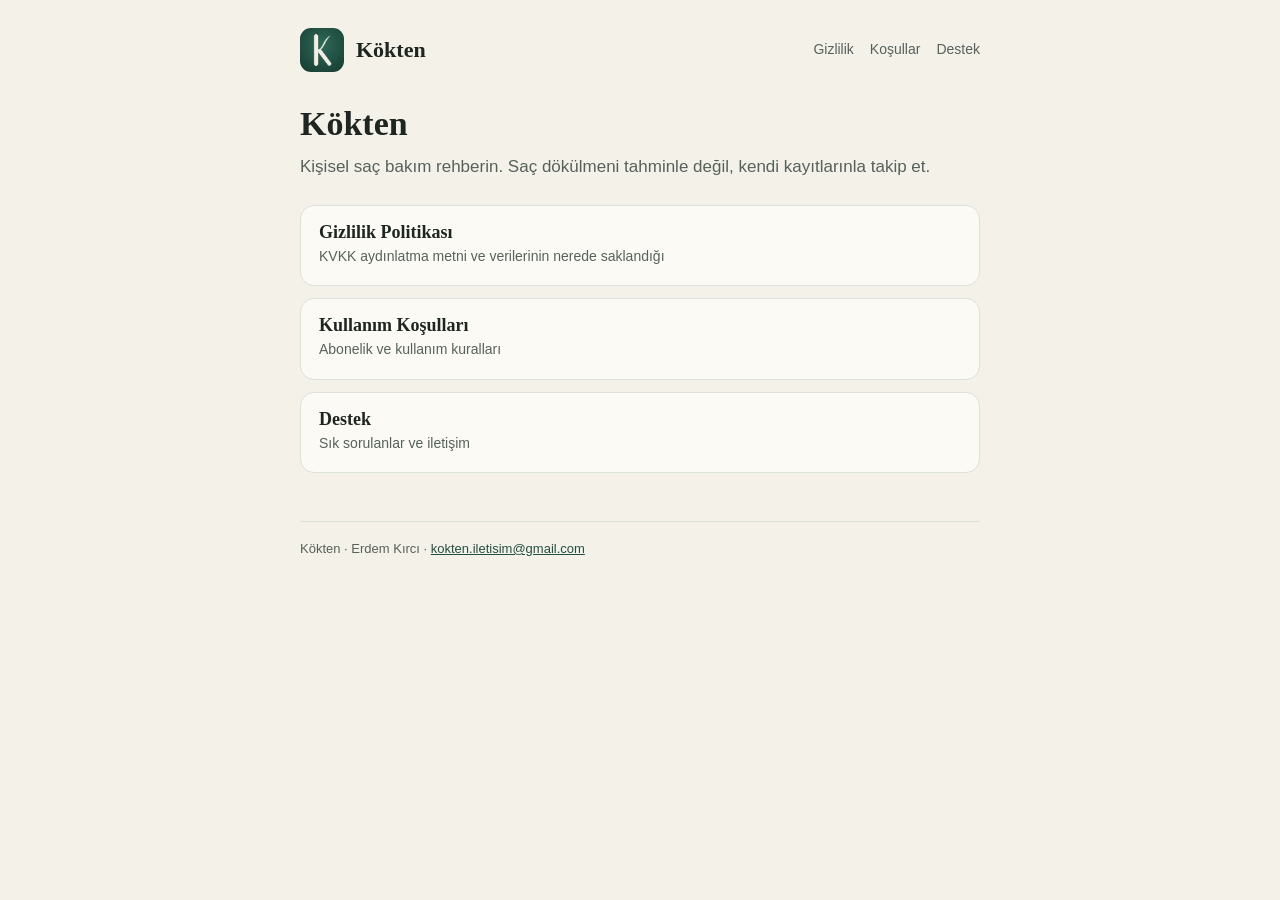
<file: index.html>
<!doctype html><html lang="tr"><head><meta charset="utf-8"><meta name="viewport" content="width=device-width,initial-scale=1">
<title>Kökten: Saç Dökülmesi · Kişisel saç bakım rehberin</title><link rel="icon" href="icon.png"><link rel="apple-touch-icon" href="icon.png"><link rel="stylesheet" href="style.css"></head>
<body><div class="wrap"><header><img src="icon.png" alt=""><a href="./">Kökten</a><nav><a href="gizlilik.html">Gizlilik</a><a href="kosullar.html">Koşullar</a><a href="destek.html">Destek</a></nav></header>
<h1>Kökten</h1><p class="lead">Kişisel saç bakım rehberin. Saç dökülmeni tahminle değil, kendi kayıtlarınla takip et.</p>
<div class="links"><a href="gizlilik.html"><b>Gizlilik Politikası</b><span>KVKK aydınlatma metni ve verilerinin nerede saklandığı</span></a><a href="kosullar.html"><b>Kullanım Koşulları</b><span>Abonelik ve kullanım kuralları</span></a><a href="destek.html"><b>Destek</b><span>Sık sorulanlar ve iletişim</span></a></div>
<footer>Kökten · Erdem Kırcı · <a href="mailto:kokten.iletisim@gmail.com">kokten.iletisim@gmail.com</a></footer></div></body></html>
</file>
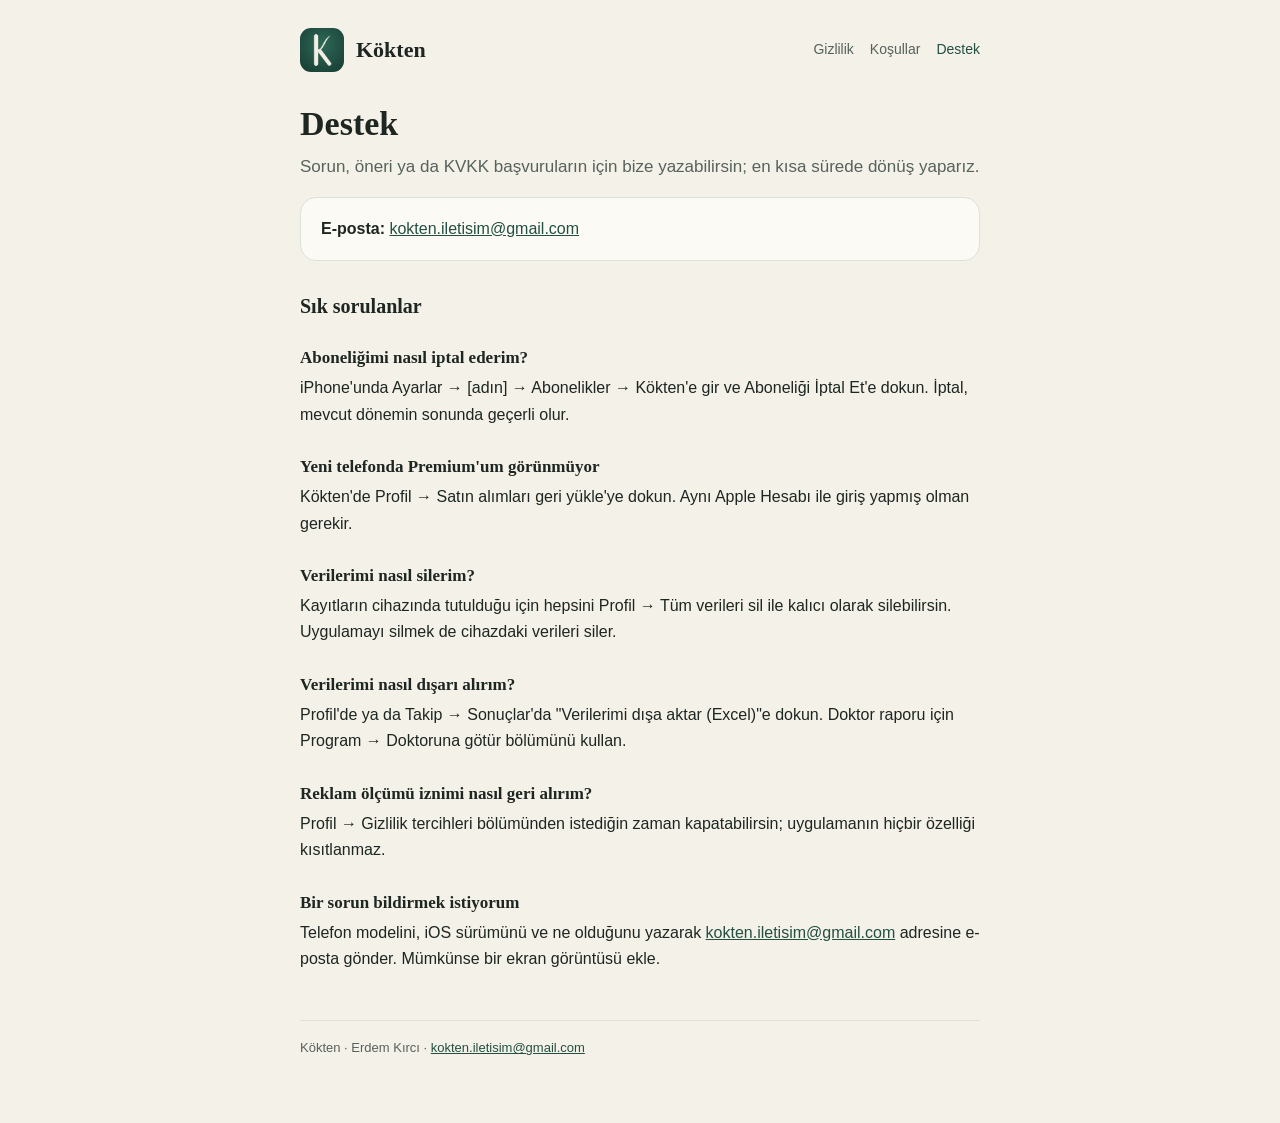
<file: destek.html>
<!doctype html><html lang="tr"><head><meta charset="utf-8"><meta name="viewport" content="width=device-width,initial-scale=1">
<title>Destek · Kökten</title><link rel="icon" href="icon.png"><link rel="apple-touch-icon" href="icon.png"><link rel="stylesheet" href="style.css"></head>
<body><div class="wrap"><header><img src="icon.png" alt=""><a href="./">Kökten</a><nav><a href="gizlilik.html">Gizlilik</a><a href="kosullar.html">Koşullar</a><a href="destek.html" class=on>Destek</a></nav></header>
<h1>Destek</h1><p class="lead">Sorun, öneri ya da KVKK başvuruların için bize yazabilirsin; en kısa sürede dönüş yaparız.</p><div class="card"><p><b>E-posta:</b> <a href="mailto:kokten.iletisim@gmail.com">kokten.iletisim@gmail.com</a></p></div><h2 style="margin-top:32px">Sık sorulanlar</h2><h2 style="font-size:17px">Aboneliğimi nasıl iptal ederim?</h2><p>iPhone'unda Ayarlar → [adın] → Abonelikler → Kökten'e gir ve Aboneliği İptal Et'e dokun. İptal, mevcut dönemin sonunda geçerli olur.</p><h2 style="font-size:17px">Yeni telefonda Premium'um görünmüyor</h2><p>Kökten'de Profil → Satın alımları geri yükle'ye dokun. Aynı Apple Hesabı ile giriş yapmış olman gerekir.</p><h2 style="font-size:17px">Verilerimi nasıl silerim?</h2><p>Kayıtların cihazında tutulduğu için hepsini Profil → Tüm verileri sil ile kalıcı olarak silebilirsin. Uygulamayı silmek de cihazdaki verileri siler.</p><h2 style="font-size:17px">Verilerimi nasıl dışarı alırım?</h2><p>Profil'de ya da Takip → Sonuçlar'da "Verilerimi dışa aktar (Excel)"e dokun. Doktor raporu için Program → Doktoruna götür bölümünü kullan.</p><h2 style="font-size:17px">Reklam ölçümü iznimi nasıl geri alırım?</h2><p>Profil → Gizlilik tercihleri bölümünden istediğin zaman kapatabilirsin; uygulamanın hiçbir özelliği kısıtlanmaz.</p><h2 style="font-size:17px">Bir sorun bildirmek istiyorum</h2><p>Telefon modelini, iOS sürümünü ve ne olduğunu yazarak <a href="mailto:kokten.iletisim@gmail.com?subject=K%C3%B6kten%20destek">kokten.iletisim@gmail.com</a> adresine e-posta gönder. Mümkünse bir ekran görüntüsü ekle.</p>
<footer>Kökten · Erdem Kırcı · <a href="mailto:kokten.iletisim@gmail.com">kokten.iletisim@gmail.com</a></footer></div></body></html>
</file>
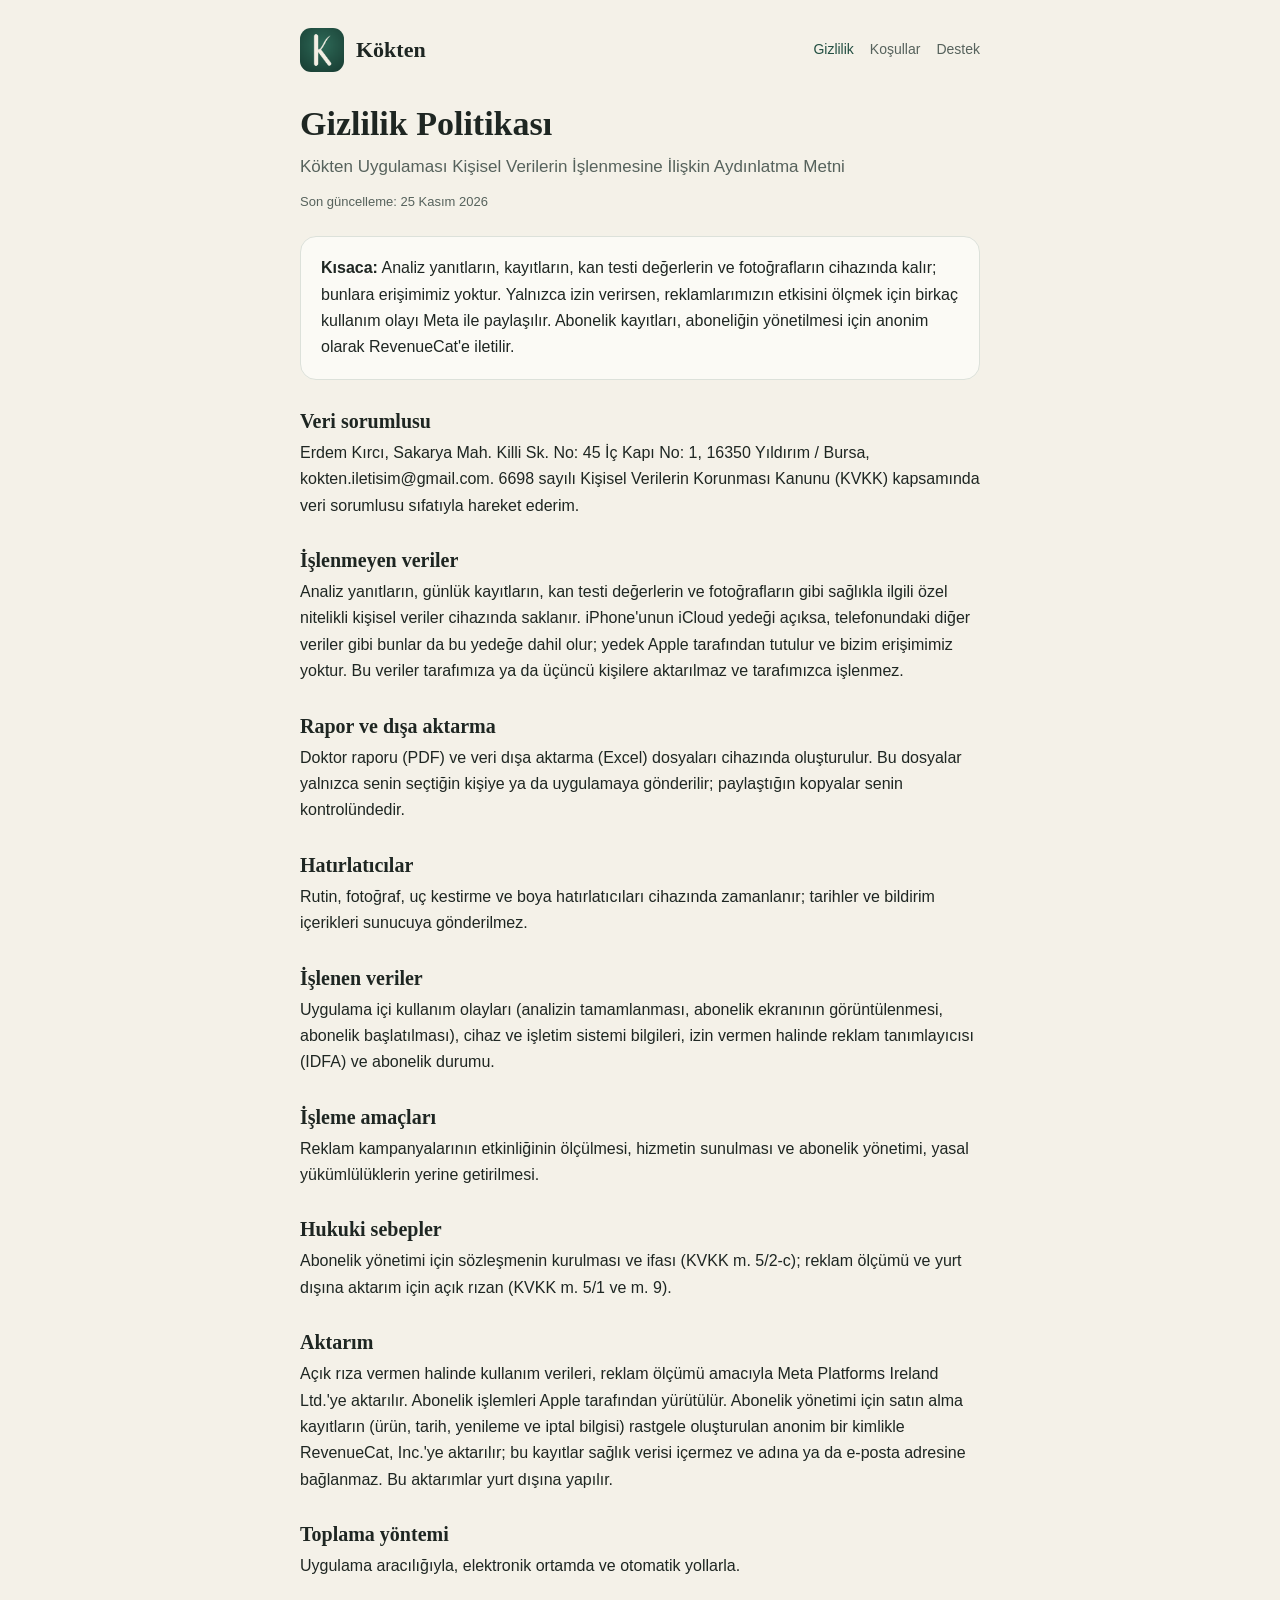
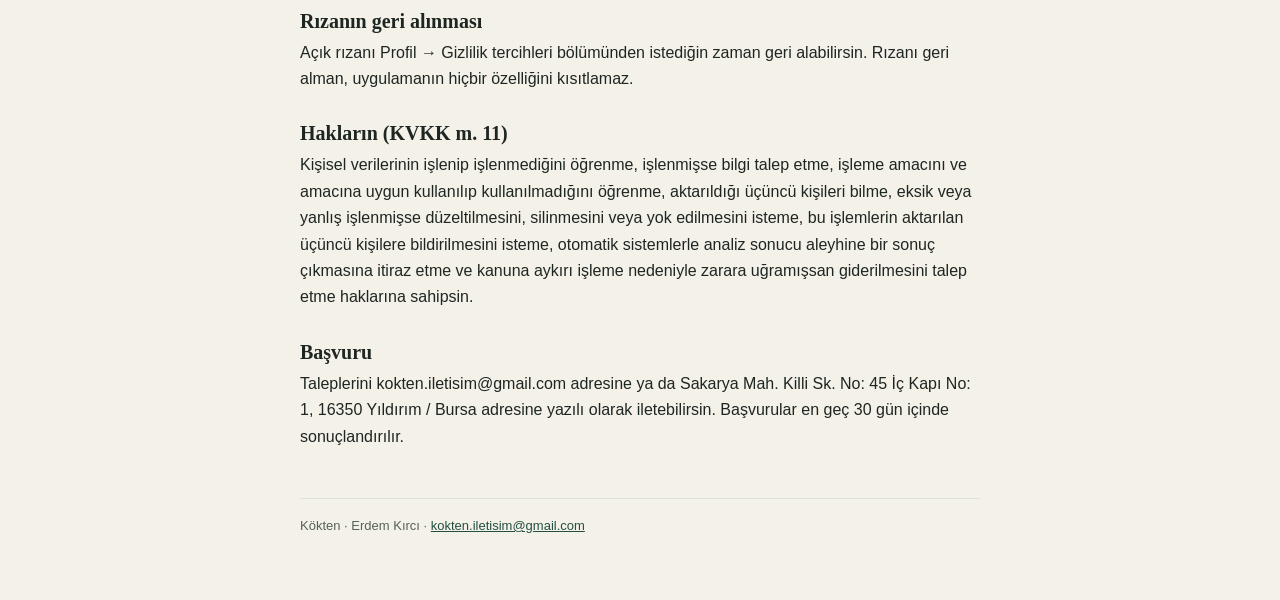
<file: gizlilik.html>
<!doctype html><html lang="tr"><head><meta charset="utf-8"><meta name="viewport" content="width=device-width,initial-scale=1">
<title>Gizlilik Politikası ve KVKK Aydınlatma Metni · Kökten</title><link rel="icon" href="icon.png"><link rel="apple-touch-icon" href="icon.png"><link rel="stylesheet" href="style.css"></head>
<body><div class="wrap"><header><img src="icon.png" alt=""><a href="./">Kökten</a><nav><a href="gizlilik.html" class=on>Gizlilik</a><a href="kosullar.html">Koşullar</a><a href="destek.html">Destek</a></nav></header>
<h1>Gizlilik Politikası</h1><p class="lead">Kökten Uygulaması Kişisel Verilerin İşlenmesine İlişkin Aydınlatma Metni</p><p class="meta">Son güncelleme: 25 Kasım 2026</p>
<div class="card"><p><b>Kısaca:</b> Analiz yanıtların, kayıtların, kan testi değerlerin ve fotoğrafların cihazında kalır; bunlara erişimimiz yoktur. Yalnızca izin verirsen, reklamlarımızın etkisini ölçmek için birkaç kullanım olayı Meta ile paylaşılır. Abonelik kayıtları, aboneliğin yönetilmesi için anonim olarak RevenueCat'e iletilir.</p></div>
<h2>Veri sorumlusu</h2><p>Erdem Kırcı, Sakarya Mah. Killi Sk. No: 45 İç Kapı No: 1, 16350 Yıldırım / Bursa, kokten.iletisim@gmail.com. 6698 sayılı Kişisel Verilerin Korunması Kanunu (KVKK) kapsamında veri sorumlusu sıfatıyla hareket ederim.</p><h2>İşlenmeyen veriler</h2><p>Analiz yanıtların, günlük kayıtların, kan testi değerlerin ve fotoğrafların gibi sağlıkla ilgili özel nitelikli kişisel veriler cihazında saklanır. iPhone'unun iCloud yedeği açıksa, telefonundaki diğer veriler gibi bunlar da bu yedeğe dahil olur; yedek Apple tarafından tutulur ve bizim erişimimiz yoktur. Bu veriler tarafımıza ya da üçüncü kişilere aktarılmaz ve tarafımızca işlenmez.</p><h2>Rapor ve dışa aktarma</h2><p>Doktor raporu (PDF) ve veri dışa aktarma (Excel) dosyaları cihazında oluşturulur. Bu dosyalar yalnızca senin seçtiğin kişiye ya da uygulamaya gönderilir; paylaştığın kopyalar senin kontrolündedir.</p><h2>Hatırlatıcılar</h2><p>Rutin, fotoğraf, uç kestirme ve boya hatırlatıcıları cihazında zamanlanır; tarihler ve bildirim içerikleri sunucuya gönderilmez.</p><h2>İşlenen veriler</h2><p>Uygulama içi kullanım olayları (analizin tamamlanması, abonelik ekranının görüntülenmesi, abonelik başlatılması), cihaz ve işletim sistemi bilgileri, izin vermen halinde reklam tanımlayıcısı (IDFA) ve abonelik durumu.</p><h2>İşleme amaçları</h2><p>Reklam kampanyalarının etkinliğinin ölçülmesi, hizmetin sunulması ve abonelik yönetimi, yasal yükümlülüklerin yerine getirilmesi.</p><h2>Hukuki sebepler</h2><p>Abonelik yönetimi için sözleşmenin kurulması ve ifası (KVKK m. 5/2-c); reklam ölçümü ve yurt dışına aktarım için açık rızan (KVKK m. 5/1 ve m. 9).</p><h2>Aktarım</h2><p>Açık rıza vermen halinde kullanım verileri, reklam ölçümü amacıyla Meta Platforms Ireland Ltd.&#x27;ye aktarılır. Abonelik işlemleri Apple tarafından yürütülür. Abonelik yönetimi için satın alma kayıtların (ürün, tarih, yenileme ve iptal bilgisi) rastgele oluşturulan anonim bir kimlikle RevenueCat, Inc.'ye aktarılır; bu kayıtlar sağlık verisi içermez ve adına ya da e-posta adresine bağlanmaz. Bu aktarımlar yurt dışına yapılır.</p><h2>Toplama yöntemi</h2><p>Uygulama aracılığıyla, elektronik ortamda ve otomatik yollarla.</p><h2>Rızanın geri alınması</h2><p>Açık rızanı Profil → Gizlilik tercihleri bölümünden istediğin zaman geri alabilirsin. Rızanı geri alman, uygulamanın hiçbir özelliğini kısıtlamaz.</p><h2>Hakların (KVKK m. 11)</h2><p>Kişisel verilerinin işlenip işlenmediğini öğrenme, işlenmişse bilgi talep etme, işleme amacını ve amacına uygun kullanılıp kullanılmadığını öğrenme, aktarıldığı üçüncü kişileri bilme, eksik veya yanlış işlenmişse düzeltilmesini, silinmesini veya yok edilmesini isteme, bu işlemlerin aktarılan üçüncü kişilere bildirilmesini isteme, otomatik sistemlerle analiz sonucu aleyhine bir sonuç çıkmasına itiraz etme ve kanuna aykırı işleme nedeniyle zarara uğramışsan giderilmesini talep etme haklarına sahipsin.</p><h2>Başvuru</h2><p>Taleplerini kokten.iletisim@gmail.com adresine ya da Sakarya Mah. Killi Sk. No: 45 İç Kapı No: 1, 16350 Yıldırım / Bursa adresine yazılı olarak iletebilirsin. Başvurular en geç 30 gün içinde sonuçlandırılır.</p>
<footer>Kökten · Erdem Kırcı · <a href="mailto:kokten.iletisim@gmail.com">kokten.iletisim@gmail.com</a></footer></div></body></html>
</file>
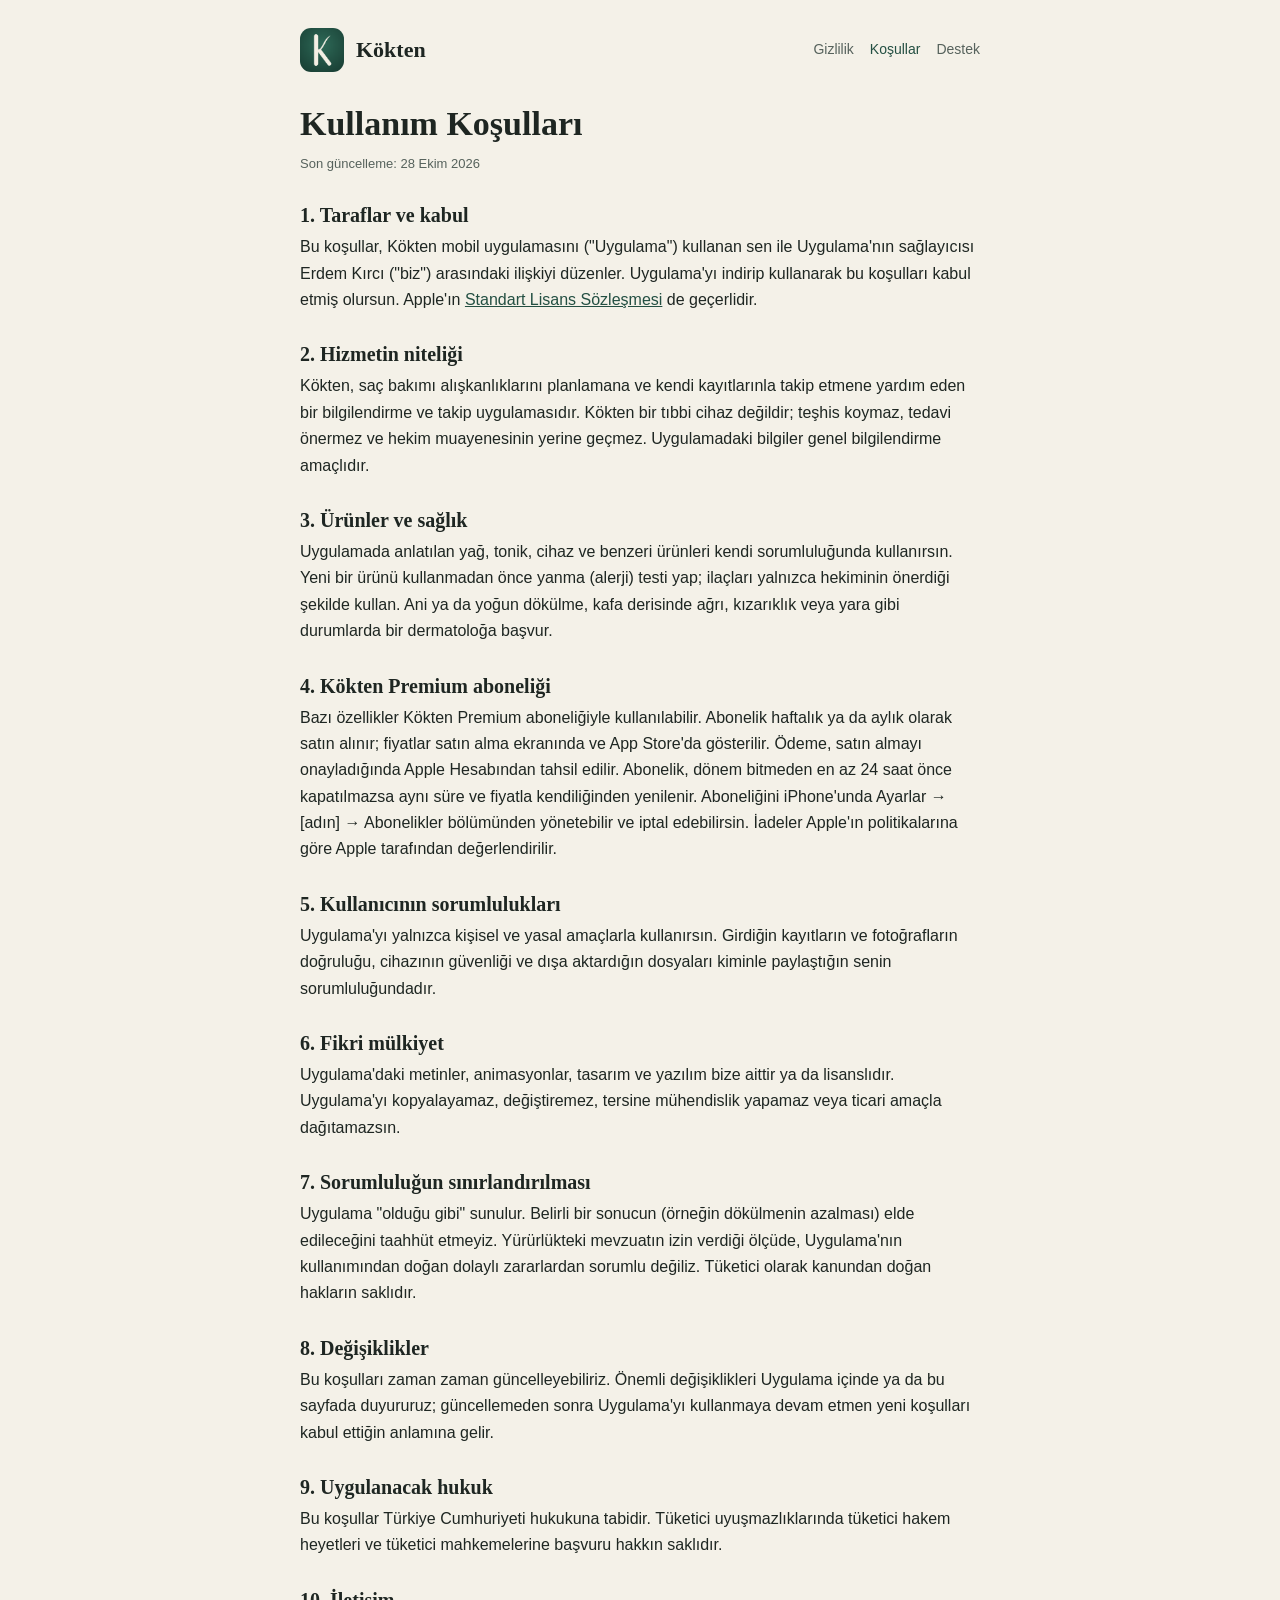
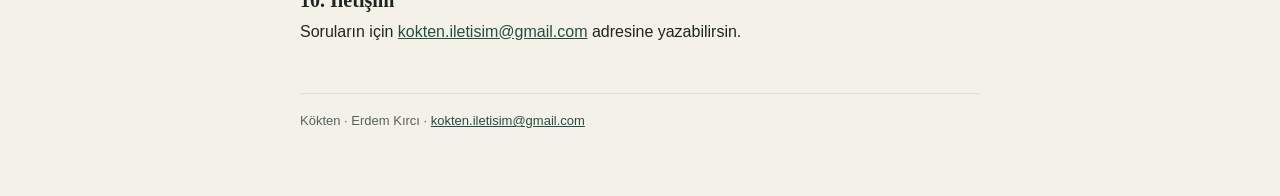
<file: kosullar.html>
<!doctype html><html lang="tr"><head><meta charset="utf-8"><meta name="viewport" content="width=device-width,initial-scale=1">
<title>Kullanım Koşulları · Kökten</title><link rel="icon" href="icon.png"><link rel="apple-touch-icon" href="icon.png"><link rel="stylesheet" href="style.css"></head>
<body><div class="wrap"><header><img src="icon.png" alt=""><a href="./">Kökten</a><nav><a href="gizlilik.html">Gizlilik</a><a href="kosullar.html" class=on>Koşullar</a><a href="destek.html">Destek</a></nav></header>
<h1>Kullanım Koşulları</h1><p class="meta">Son güncelleme: 28 Ekim 2026</p><h2>1. Taraflar ve kabul</h2><p>Bu koşullar, Kökten mobil uygulamasını ("Uygulama") kullanan sen ile Uygulama'nın sağlayıcısı Erdem Kırcı ("biz") arasındaki ilişkiyi düzenler. Uygulama'yı indirip kullanarak bu koşulları kabul etmiş olursun. Apple'ın <a href="https://www.apple.com/legal/internet-services/itunes/dev/stdeula/">Standart Lisans Sözleşmesi</a> de geçerlidir.</p><h2>2. Hizmetin niteliği</h2><p>Kökten, saç bakımı alışkanlıklarını planlamana ve kendi kayıtlarınla takip etmene yardım eden bir bilgilendirme ve takip uygulamasıdır. Kökten bir tıbbi cihaz değildir; teşhis koymaz, tedavi önermez ve hekim muayenesinin yerine geçmez. Uygulamadaki bilgiler genel bilgilendirme amaçlıdır.</p><h2>3. Ürünler ve sağlık</h2><p>Uygulamada anlatılan yağ, tonik, cihaz ve benzeri ürünleri kendi sorumluluğunda kullanırsın. Yeni bir ürünü kullanmadan önce yanma (alerji) testi yap; ilaçları yalnızca hekiminin önerdiği şekilde kullan. Ani ya da yoğun dökülme, kafa derisinde ağrı, kızarıklık veya yara gibi durumlarda bir dermatoloğa başvur.</p><h2>4. Kökten Premium aboneliği</h2><p>Bazı özellikler Kökten Premium aboneliğiyle kullanılabilir. Abonelik haftalık ya da aylık olarak satın alınır; fiyatlar satın alma ekranında ve App Store'da gösterilir. Ödeme, satın almayı onayladığında Apple Hesabından tahsil edilir. Abonelik, dönem bitmeden en az 24 saat önce kapatılmazsa aynı süre ve fiyatla kendiliğinden yenilenir. Aboneliğini iPhone'unda Ayarlar → [adın] → Abonelikler bölümünden yönetebilir ve iptal edebilirsin. İadeler Apple'ın politikalarına göre Apple tarafından değerlendirilir.</p><h2>5. Kullanıcının sorumlulukları</h2><p>Uygulama'yı yalnızca kişisel ve yasal amaçlarla kullanırsın. Girdiğin kayıtların ve fotoğrafların doğruluğu, cihazının güvenliği ve dışa aktardığın dosyaları kiminle paylaştığın senin sorumluluğundadır.</p><h2>6. Fikri mülkiyet</h2><p>Uygulama'daki metinler, animasyonlar, tasarım ve yazılım bize aittir ya da lisanslıdır. Uygulama'yı kopyalayamaz, değiştiremez, tersine mühendislik yapamaz veya ticari amaçla dağıtamazsın.</p><h2>7. Sorumluluğun sınırlandırılması</h2><p>Uygulama "olduğu gibi" sunulur. Belirli bir sonucun (örneğin dökülmenin azalması) elde edileceğini taahhüt etmeyiz. Yürürlükteki mevzuatın izin verdiği ölçüde, Uygulama'nın kullanımından doğan dolaylı zararlardan sorumlu değiliz. Tüketici olarak kanundan doğan hakların saklıdır.</p><h2>8. Değişiklikler</h2><p>Bu koşulları zaman zaman güncelleyebiliriz. Önemli değişiklikleri Uygulama içinde ya da bu sayfada duyururuz; güncellemeden sonra Uygulama'yı kullanmaya devam etmen yeni koşulları kabul ettiğin anlamına gelir.</p><h2>9. Uygulanacak hukuk</h2><p>Bu koşullar Türkiye Cumhuriyeti hukukuna tabidir. Tüketici uyuşmazlıklarında tüketici hakem heyetleri ve tüketici mahkemelerine başvuru hakkın saklıdır.</p><h2>10. İletişim</h2><p>Soruların için <a href="mailto:kokten.iletisim@gmail.com">kokten.iletisim@gmail.com</a> adresine yazabilirsin.</p>
<footer>Kökten · Erdem Kırcı · <a href="mailto:kokten.iletisim@gmail.com">kokten.iletisim@gmail.com</a></footer></div></body></html>
</file>
<file: style.css>
*{box-sizing:border-box;margin:0;padding:0}
:root{--bg:#F4F1E8;--surface:#FBFAF5;--ink:#1E2622;--ink2:#56625C;--line:#DCE1DA;--accent:#234F42;--soft:#DCE8DF}
@media (prefers-color-scheme:dark){:root{--bg:#121715;--surface:#1A201E;--ink:#ECEEE9;--ink2:#A7B0AB;--line:#2A3430;--accent:#7BD4B2;--soft:#1F2E28}}
body{background:var(--bg);color:var(--ink);font:16px/1.65 -apple-system,BlinkMacSystemFont,"Segoe UI",Roboto,sans-serif;-webkit-font-smoothing:antialiased}
.wrap{max-width:720px;margin:0 auto;padding:28px 20px 64px}
header{display:flex;align-items:center;gap:12px;margin-bottom:32px}
header img{width:44px;height:44px;border-radius:11px}
header>a{color:var(--ink);text-decoration:none;font:700 22px/1 Charter,Georgia,"Times New Roman",serif}
nav{margin-left:auto;display:flex;gap:16px;font-size:14px}
nav a{color:var(--ink2);text-decoration:none}nav a:hover,nav a.on{color:var(--accent)}
h1{font:700 34px/1.2 Charter,Georgia,serif;margin-bottom:8px}
h2{font:700 20px/1.3 Charter,Georgia,serif;margin:28px 0 6px}
p,li{color:var(--ink)}p+p{margin-top:10px}
.lead{color:var(--ink2);font-size:17px;margin-bottom:8px}
.meta{color:var(--ink2);font-size:13px;margin-bottom:24px}
ul{padding-left:20px}li+li{margin-top:6px}
a{color:var(--accent)}
.card{background:var(--surface);border:1px solid var(--line);border-radius:16px;padding:18px 20px;margin-top:16px}
.links{display:grid;gap:12px;margin-top:24px}
.links a{display:block;background:var(--surface);border:1px solid var(--line);border-radius:14px;padding:16px 18px;text-decoration:none;color:var(--ink)}
.links a b{display:block;font:700 18px Charter,Georgia,serif}.links a span{color:var(--ink2);font-size:14px}
footer{margin-top:48px;padding-top:16px;border-top:1px solid var(--line);color:var(--ink2);font-size:13px}
@media (max-width:520px){nav{gap:12px;font-size:13px}h1{font-size:28px}}
</file>
